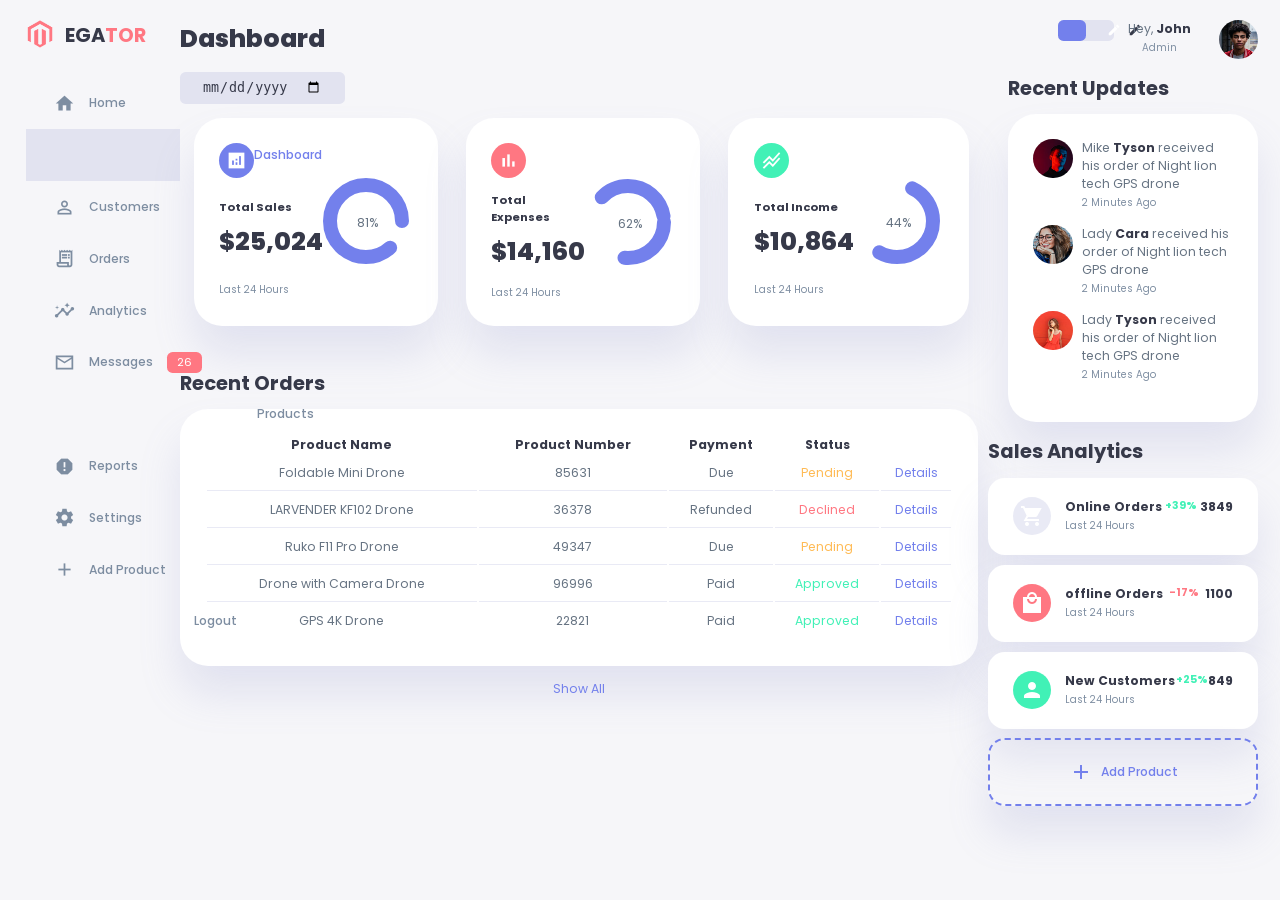
<file: index.html>
<!DOCTYPE html>
<html lang="en">

<head>
    <meta charset="UTF-8">
    <meta name="viewport" content="width=device-width, initial-scale=1.0">
    <title>Dashboard</title>
    <link rel="stylesheet" href="https://pro.fontawesome.com/releases/v5.10.0/css/all.css" />
    <link href="https://fonts.googleapis.com/icon?family=Material+Icons+Sharp" rel="stylesheet" />
    <link rel="stylesheet" href="style.css">
</head>

<body>
    <div class="container">
        <aside>
            <div class="top">
                <div class="logo">
                    <img src="images/logo.png" alt="">
                    <h2>EGA<span class="danger">TOR</span></h2>
                </div>

                <div class="close" id="close-btn">
                    <span class="material-icons-sharp">close</span>
                </div>
            </div>

            <div class="sidebar">
                <a href="index.html">
                    <span class="material-icons-sharp">home</span>
                    <h3>Home</h3>
                </a>
                <a href="#" class="active">
                    <span class="material-icons-sharp">grid_view</span>
                    <h3>Dashboard</h3>
                </a>
                <a href="#">
                    <span class="material-icons-sharp">person_outline</span>
                    <h3>Customers</h3>
                </a>
                <a href="#">
                    <span class="material-icons-sharp">receipt_long</span>
                    <h3>Orders</h3>
                </a>
                <a href="#">
                    <span class="material-icons-sharp">insights</span>
                    <h3>Analytics</h3>
                </a>
                <a href="#">
                    <span class="material-icons-sharp">mail_outline</span>
                    <h3>Messages</h3>
                    <span class="message-count">26</span>
                </a>
                <a href="#">
                    <span class="material-icons-sharp">inventory</span>
                    <h3>Products</h3>
                </a>
                <a href="#">
                    <!-- <span class="material-icons-sharp">report_gmailerrored</span> -->
                    <span class="material-icons-sharp">report</span>
                    <h3>Reports</h3>
                </a>
                <a href="#">
                    <span class="material-icons-sharp">settings</span>
                    <h3>Settings</h3>
                </a>
                <a href="#">
                    <span class="material-icons-sharp">add</span>
                    <h3>Add Product</h3>
                </a>
                <a href="login.html">
                    <span class="material-icons-sharp">logout</span>
                    <h3>Logout</h3>
                </a>
            </div>

        </aside>
        <!-- ...........MAIN SECTION........... -->
        <main>
            <h1>Dashboard</h1>

            <div class="date">
                <input type="date">
            </div>

            <div class="insights">
                <div class="sales">
                    <span class="material-icons-sharp">analytics</span>
                    <div class="middle">
                        <div class="left">
                            <h3>Total Sales</h3>
                            <h1>$25,024</h1>
                        </div>
                        <div class="progress">
                            <svg>
                                <circle cx='38' cy='38' r='36'></circle>
                            </svg>
                            <div class="number">
                                <p>81%</p>
                            </div>
                        </div>
                    </div>
                    <small class="text-muted">Last 24 Hours</small>
                </div>
                <!-- =======END OF SALES======== -->
                <div class="expenses">
                    <span class="material-icons-sharp">bar_chart</span>
                    <div class="middle">
                        <div class="left">
                            <h3>Total Expenses</h3>
                            <h1>$14,160</h1>
                        </div>
                        <div class="progress">
                            <svg>
                                <circle cx='38' cy='38' r='36'></circle>
                            </svg>
                            <div class="number">
                                <p>62%</p>
                            </div>
                        </div>
                    </div>
                    <small class="text-muted">Last 24 Hours</small>
                </div>
                <!-- =======END OF EXPENSES======== -->
                <div class="income">
                    <span class="material-icons-sharp">stacked_line_chart</span>
                    <div class="middle">
                        <div class="left">
                            <h3>Total Income</h3>
                            <h1>$10,864</h1>
                        </div>
                        <div class="progress">
                            <svg>
                                <circle cx='38' cy='38' r='36'></circle>
                            </svg>
                            <div class="number">
                                <p>44%</p>
                            </div>
                        </div>
                    </div>
                    <small class="text-muted">Last 24 Hours</small>
                </div>
                <!-- =======END OF INCOME======== -->
            </div>

            <div class="recent-orders">
                <h2>Recent Orders</h2>
                <table>
                    <thead>
                        <tr>
                            <th>Product Name</th>
                            <th>Product Number</th>
                            <th>Payment</th>
                            <th>Status</th>
                            <th></th>
                        </tr>
                    </thead>

                    <tbody>
                        <tr>
                            <td>Foldable Mini Drone</td>
                            <td>85631</td>
                            <td>Due</td>
                            <td class="warning">Pending</td>
                            <td class="primary">Details</td>
                        </tr>

                        <tr>
                            <td>LARVENDER KF102 Drone</td>
                            <td>36378</td>
                            <td>Refunded</td>
                            <td class="danger">Declined</td>
                            <td class="primary">Details</td>
                        </tr>

                        <tr>
                            <td>Ruko F11 Pro Drone</td>
                            <td>49347</td>
                            <td>Due</td>
                            <td class="warning">Pending</td>
                            <td class="primary">Details</td>
                        </tr>

                        <tr>
                            <td>Drone with Camera Drone</td>
                            <td>96996</td>
                            <td>Paid</td>
                            <td class="success">Approved</td>
                            <td class="primary">Details</td>
                        </tr>

                        <tr>
                            <td>GPS 4K Drone</td>
                            <td>22821</td>
                            <td>Paid</td>
                            <td class="success">Approved</td>
                            <td class="primary">Details</td>
                        </tr>

                        <!-- =======END OF TABLE======== -->
                    </tbody>
                </table>
                <a href="#">Show All</a>
            </div>
        </main>


<!-- ============END OF MAIN====================== -->
        <div class="right">
            <div class="top">
                <button id="menu-btn">
                    <span class="material-icons-sharp">menu</span>
                </button>
                <div class="theme-toggler">
                    <span class="material-icons-sharp active">light_mode</span>
                    <span class="material-icons-sharp">dark_mode</span>
                </div>

                <div class="profile">
                    <div class="info">
                        <p>Hey, <b>John</b></p>
                        <small class="text-muted">Admin</small>
                    </div>
                    <div class="profile-photo">
                        <img src="images/profile-1.jpg" alt="">
                    </div>
                </div>
            </div>
            <div class="recent-updates">
                <h2>Recent Updates</h2>
                <div class="updates">
                    <div class="update">
                        <div class="profile-photo">
                            <img src="images/profile-2.jpg" alt="">
                        </div>
                        <div class="message">
                            <p>Mike <b>Tyson</b> received his order of Night lion tech GPS drone </p>
                            <small class="text-muted">2 Minutes Ago</small>
                        </div>
                    </div>
                    <div class="update">
                        <div class="profile-photo">
                            <img src="images/profile-3.jpg" alt="">
                        </div>
                        <div class="message">
                            <p>Lady <b>Cara</b> received his order of Night lion tech GPS drone </p>
                            <small class="text-muted">2 Minutes Ago</small>
                        </div>
                    </div>
                    <div class="update">
                        <div class="profile-photo">
                            <img src="images/profile-4.jpg" alt="">
                        </div>
                        <div class="message">
                            <p>Lady <b>Tyson</b> received his order of Night lion tech GPS drone </p>
                            <small class="text-muted">2 Minutes Ago</small>
                        </div>
                    </div>
                </div>
            </div>

            <!-- =======END OF RECENT UPDATES====== -->
             <div class="sales-analytics">
                <h2>Sales Analytics</h2>
                <div class="item online">
                    <div class="icon">
                        <span class="material-icons-sharp">shopping_cart</span>
                    </div>
                    <div class="right">
                        <div class="info">
                            <h3>Online Orders</h3>
                            <small class="text-muted">Last 24 Hours</small>
                        </div>
                        <h5 class="success">+39%</h5>
                        <h3>3849</h3>
                    </div>
                </div>
                <div class="item offline">
                    <div class="icon">
                        <span class="material-icons-sharp">local_mall</span>
                    </div>
                    <div class="right">
                        <div class="info">
                            <h3>offline Orders</h3>
                            <small class="text-muted">Last 24 Hours</small>
                        </div>
                        <h5 class="danger">-17%</h5>
                        <h3>1100</h3>
                    </div>
                </div>
                <div class="item customers">
                    <div class="icon">
                        <span class="material-icons-sharp">person</span>
                    </div>
                    <div class="right">
                        <div class="info">
                            <h3>New Customers</h3>
                            <small class="text-muted">Last 24 Hours</small>
                        </div>
                        <h5 class="success">+25%</h5>
                        <h3>849</h3>
                    </div>
                </div>
                <div class="item add-product">
                    <div>
                        <span class="material-icons-sharp">add</span>
                        <h3>Add Product</h3>
                    </div>
                </div>
             </div>
            



        </div>

    </div>
    <script src="script.js"></script>
</body>

</html>
</file>
<file: style.css>
@import url('https://fonts.googleapis.com/css2?family=Poppins:wght@300;400;500;600;700,800&display=swap');
/* .........Root Variable........... */
:root {
    --color-primary: #7380ec;
    --color-danger: #ff7782;
    --color-success: #41f1b6;
    --color-warning: #ffbb55;
    --color-white: #fff;
    --color-info-dark: #7d8da1;
    --color-info-light: #dce1eb;
    --color-dark: #363949;
    --color-light: rgba(132, 139, 200, 0.18);
    --color-primary-variant: #111e88;
    --color-dark-variant: #677483;
    --color-background: #f6f6f9;

    --card-border-radius: 2rem;
    --border-radius-1: 0.4rem;
    --border-radius-2: 0.8rem;
    --border-radius-3: 1.2rem;

    --card-padding: 1.8rem;
    --padding-1: 1.2rem;

    --box-shadow: 0 2rem 3rem var(--color-light)
}

/* ============DARK THEME VARIABLES========= */
.dark-theme-variables{
    --color-background:#181a1e;
    --color-white:#202528;
    --color-dark:#edeffd;
    --color-dark-variant:#a3bdcc;
    --color-light:rgba(0,0,0,0.4);
    --box-shadow:0 2rem 3rem var(--color-light);
}

*{
    margin: 0;
    padding: 0;
    outline: 0;
    appearance: none;
    border: 0;
    text-decoration: none;
    list-style: none;
    box-sizing: border-box;
}

html{
    font-size: 14px;    
}

body{
    width: 100vw;
    height: 100vh;
    font-family: poppins, sans-serif;
    font-size: 0.88rem;
    background: var(--color-background);
    user-select: none;
    overflow-x: hidden;
    color:var(--color-dark);
}

.container{
    display: grid;
    width: 96%;
    margin: 0 auto;
    /* grid-template-columns: 14rem auto 23rem; */
    grid-template-columns: 11rem 65% 20rem;
}

a{
    color: var(--color-dark);
}

img{
    display: block;
    width: 100%;
    /* Adding height to maintain aspect ratio */
    /* height: 20px; */
}

h1{
    font-weight: 800;
    font-size: 1.8rem;
}

h2{
    font-size: 1.4rem;
}

h3{
    font-size: 0.87rem;
}

h4{
    font-size: 0.8rem;
}

h5{
    font-size: 0.77rem;
}

small{
    font-size: 0.7rem;
}

.profile-photo{
    width: 2.8rem;
    height: 2.8rem;
    border-radius: 50%;
    overflow-x: hidden;
}

.text-muted{
    color: var(--color-info-dark);
}

p{
    color: var(--color-dark-variant);
}

b{
    color: var(--color-dark);
}

.primary{
    color: var(--color-primary);
}

.danger{
    color: var(--color-danger);
}

.success{
    color: var(--color-success);
}

.warning{
    color: var(--color-warning);
}

aside{
    height: 100vh;
}

aside .top{
    display: flex;
    align-items: center;
    justify-content: space-between;
    margin-top: 1.4rem;
}

aside .logo{
    display: flex;
    gap: 0.8rem;
}

aside .logo img{
    width: 2rem;
    height: 2rem;
}

aside .close{
    display: none;
}

/* .........SIDEBAR............ */
aside .sidebar{
    display: flex;
    flex-direction: column;
    height: 86vh;
    position: relative;
    top: 2rem;
}

 aside h3{
     font-weight:500;
}

aside .sidebar a{
    display: flex;
    color: var(--color-info-dark);
    margin-left: 2rem;
    gap: 1rem;
    align-items: center;
    position: relative;
    height: 3.7rem;
    transition: all 300ms ease;
}

aside .sidebar a span{
    font-size: 1.5rem;
    transition: all 300ms ease;
}

/* aside .sidebar a:last-child{
    position: absolute;
    bottom:0;
    width: 100%;
} */

aside .sidebar a.active{
    background: var(--color-light);
    color: var(--color-primary);
    margin-left: 0;
}

aside .sidebar a.active::before{
    content: '';
    width: 6px;
    height: 100%;
    background: var(--color-primary);
}

aside .sidebar a.active span{
    color: var(--color-primary);
    margin-left: calc(1rem - 3px);
}

aside .sidebar a:hover{
    color: var(--color-primary);
}

aside .sidebar a:hover span{
    margin-left: 1rem;
}

aside .sidebar .message-count{
    background: var(--color-danger);
    color: var(--color-white);
    padding:2px 10px;
    font-size: 11px;
    border-radius:var(--border-radius-1);
}

/* ============MAIN================= */
main{
    margin-top: 1.4rem;
}

main .date{
    display: inline-block;
    background: var(--color-light);
    border-radius: var(--border-radius-1);
    margin-top:1rem;
    padding: 0.5rem 1.6rem;
}

main .date input[type="date"]{
    background: transparent;
    color: var(--color-dark);
}

main .insights{
    display: grid;
    grid-template-columns: repeat(3, 1fr);
    /* gap: 1.5rem; */
}

main .insights > div{
    background:var(--color-white);
    padding: var(--card-padding);
    /* padding:16px; */
    border-radius: var(--card-border-radius);
    margin: 1rem;
    /* margin: 0.4rem; */
    box-shadow: var(--box-shadow);
    transition:all 300ms ease;
}

main .insights > div:hover{
    box-shadow: none;
}

main .insights > div span{
    background: var(--color-primary);
    padding:0.5rem;
    border-radius: 50%;
    color: var(--color-white);
    font-size: 1.5rem ;
}

main .insights > div.expenses span{
    background: var(--color-danger);
}

main .insights > div.income span{
    background: var(--color-success);
}

main .insights > div .middle{
    display: flex;
    align-items: center;
    justify-content: space-between;
}

main .insights h3{
    margin: 1rem 0 0.5rem;
    font-size: 0.8rem;
}

main .insights .progress{
    position: relative;
    width: 90px;
    height: 90px;
    border-radius: 50%;
}

main .insights svg{
    width: 7rem;
    height: 7rem;
}

main .insights svg circle{
    fill: none;
    stroke: var(--color-primary);
    stroke-width: 14;
    stroke-linecap: round;
    transform: translate(5px, 5px);
    stroke-dasharray: 110;
    stroke-dashoffset: 92;
}

main .insights .sales svg circle{
    stroke-dashoffset: -30;
    stroke-dasharray: 200;
}

main .insights .expenses svg circle{
    stroke-dashoffset: 20;
    stroke-dasharray: 80;
}

main .insights .income svg circle{
    stroke-dashoffset: 35;
    stroke-dasharray: 110;
}

main .insights .progress .number{
    position: absolute;
    top:0;
    left:0;
    width: 100%;
    height: 100%;
    display: flex;
    align-items: center;
    justify-content: center;
}

main .insights small{
    margin-top: 1.1rem;
    display: block;
}

main .recent-orders{
    margin-top: 2rem;
}

main .recent-orders h2{
    margin-bottom: 0.8rem;
}

main .recent-orders table{
    background: var(--color-white);
    width: 100%;
    border-radius: var(--card-border-radius);
    padding: var(--card-padding);
    text-align: center;
    box-shadow: var(--box-shadow);
    transition: all 300ms ease;
}

main .recent-orders table:hover{
    box-shadow: none;
}
    
main table tbody td{
    height: 2.5rem;
    border-bottom: 1px solid var(--color-light);
    color:var(--color-dark-variant);
}

main table tbody tr:last-child td{
    border: none;
}

main .recent-orders a {
    text-align: center;
    display: block;
    margin: 1rem auto;
    color:var(--color-primary);
}

.right{
    margin-top: 1.4rem;
    margin-left: 10px;
}
/* =================RIGHT================= */
.right .top{
    display: flex;
    justify-content: end;
    gap: 1rem;
}

.right .top button{
   display: none;
}

.right .theme-toggler{
    background: var(--color-light);
    display: flex;
    justify-content: space-between;
    align-items: center;
    height: 1.5rem;
    width: 4rem;
    cursor: pointer;
    border-radius: var(--border-radius-1);
}

.right .theme-toggler span{
    font-size: 1rem;
    width: 50%;
    height: 100%;
    display: flex;
    align-items: center;
    justify-content: center;
}

.right .theme-toggler span.active{
    background: var(--color-primary);
    color: white;
    border-radius: var(--border-radius-1);
}

.right .top .profile{
    display: flex;
    gap: 2rem;
    text-align: center;
}

/* =========RECENT UPDATES============ */
.right .recent-updates{
    margin-top: 1rem;
    margin-left: 20px;
}

.right .recent-updates h2{
    margin-bottom: 0.8rem;
}

.right .recent-updates .updates{
    background: var(--color-white);
    padding: var(--card-padding);
    border-radius: var(--card-border-radius);
    box-shadow: var(--box-shadow);
    transition: all 300ms ease;
}

.right .recent-updates .updates:hover{
    box-shadow: none;
}

.right .recent-updates .updates .update{
    display: grid;
    grid-template-columns: 2.5rem auto;
    gap: 1rem;
    margin-bottom: 1rem;
}

/* ==========SALES ANALYTICS============ */
.right .sales-analytics{
    margin-top: 1rem;
}

.right .sales-analytics h2{
    margin-bottom: 0.8rem;
}

.right .sales-analytics .item{
    background: var(--color-white);
    display: flex;
    align-items: center;
    gap: 1rem;
    margin-bottom: 0.7rem;
    padding: 1.4rem var(--card-padding);
    border-radius: var(--border-radius-3);
    box-shadow: var(--box-shadow);
    transition: all 300ms ease;
}

.right .sales-analytics .item:hover{
    box-shadow: none;
}

.right .sales-analytics .item .right{
    display: flex;
    justify-content: space-between;
    align-items: start;
    margin:0;
    width: 100%;
}

.right .sales-analytics .item .icon{
    padding: 0.5rem;
    color: var(--color-white);
    border-radius: 50%;
    background: var(--color-light);
   display: flex;
}

.right .sales-analytics .item.offline .icon{
    background: var(--color-danger);
}

.right .sales-analytics .item.customers .icon{
    background: var(--color-success);
}

.right .sales-analytics .add-product{
    background: transparent;
    border: 2px dashed var(--color-primary);
    color: var(--color-primary);
    display: flex;
    align-items: center;
    justify-content: center;
}

.right .sales-analytics .add-product:hover{
    background: var(--color-primary);
    color: white;
}

.right .sales-analytics .add-product div{
    display: flex;
    align-items: center;
    gap: 0.6rem;
}

.right .sales-analytics .add-product div h3{
    font-weight: 500;
}

/* ============MEDIA QUERIES============= */
                  /* (max-width:1200px) */
@media screen and (max-width:1275px) {
    .container{
        width: 94%;
        /* grid-template-columns: 7rem auto 23rem; */
        grid-template-columns: 7rem 25rem auto;
    }

    aside .logo h2{
        display: none;
    }

    aside .sidebar h3{
        display: none;
    }

    aside .sidebar a{
        width: 5.5rem;
    }

    aside .sidebar a:last-child{
        position: relative;
        margin-top: 1.8rem;
    }

    main .insights{
        grid-template-columns:1fr;
        gap: 0;
    }

    .main .recent-orders{
        width:94%;
        position: absolute;
        left: 50%;
        transform: translateX(50%);
        margin: 2rem 0 0 8.5rem;
    }

    main .recent-orders table{
        width: 82vh;
    }

    main table thead tr th:last-child, 
    main table thead tr th:first-child{
        display: none;
    }

    main table tbody tr td:last-child, 
    main table tbody tr td:first-child{
        display: none;
    }
}

/* MEDIA QUERIES FOR SMALL DEVICES */
@media screen and (max-width: 768px) {
    .container{
        width: 100%;
        grid-template-columns: 1fr;
    }

    aside{
        position: fixed;
        left: -100%;
        background: var(--color-white);
        width: 18rem;
        z-index: 3;
        box-shadow: 1rem 3rem 4rem var(--color-light);
        height: 100vh;
        padding-right: var(--card-padding);
        display: none;
        animation: showMenu 400ms ease forwards;
    }

    @keyframes showMenu {
        to{
            left: 0;
        }
    }

    aside .logo{
        margin-left: 1rem;
    }

    aside .logo h2{
        display: inline;
    }

    aside .sidebar h3{
        display: inline;
    }

    aside .sidebar a{
        width: 100%;
        height: 3.4rem;
    }

    aside .sidebar a:last-child{
        position: absolute;
        bottom: 5rem;
    }

    aside .close{
        display: inline-block;
        cursor: pointer;
    }

    main{
        margin-top: 8rem;
        padding:0 1rem;
    }

    main .recent-orders{
        position: relative;
        margin: 3rem 0 0 0;
        width: 100%;
    }

    main .recent-orders table{
        width: 100%;
        margin: 0;
    }

    .right{
        width:94%;
        margin: 0 auto 4rem;
    }

    .right .top{
        position: fixed;
        top: 0;
        left: 0;
        align-items: center;
        padding: 0 0.8rem;
        height: 4.6rem;
        background: var(--color-white);
        width: 100%;
        margin: 0;
        z-index: 2;
        box-shadow: 0 1rem 1rem var(--color-light);
    }

    .right .top .theme-toggler{
        width: 4.4rem;
        position: absolute;
        left: 66%;
    }

    .right .profile .info{
        display: none;
    }

    .right .top button{
        display: inline-block;
        background:transparent;
        cursor: pointer;
        position: absolute;
        left: 1rem;
    }

    .right .top button span{
        font-size: 2rem;
    }


    
}
</file>
